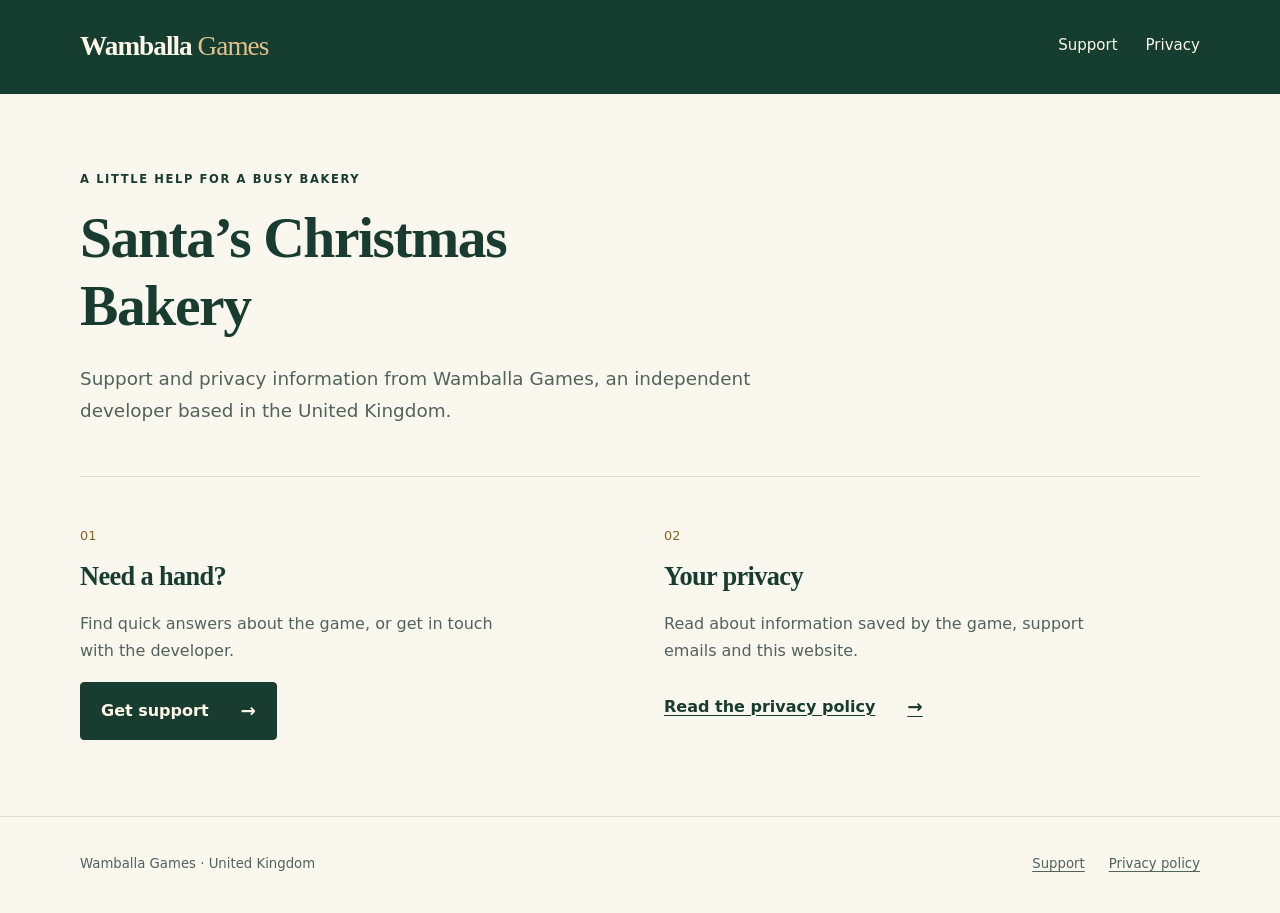
<file: index.html>
<!doctype html>
<html lang="en-GB">
<head>
<meta charset="utf-8">
<meta name="viewport" content="width=device-width, initial-scale=1">
<meta name="referrer" content="no-referrer">
<meta name="description" content="Support and privacy information for Santa&#x27;s Christmas Bakery from Wamballa Games.">
<link rel="icon" href="data:,">
<link rel="stylesheet" href="./styles.css">
<title>Santa&#x27;s Christmas Bakery — Help and privacy | Wamballa Games</title>
</head>
<body>
<a class="skip-link" href="#main">Skip to content</a>
<header class="site-header"><div class="wrap header-inner"><a class="wordmark" href="./index.html">Wamballa <span>Games</span></a><nav aria-label="Main navigation"><a href="./support/index.html">Support</a><a href="./privacy/index.html">Privacy</a></nav></div></header>
<main id="main" tabindex="-1" class="wrap"><section class="intro home-intro"><p class="eyebrow">A little help for a busy bakery</p><h1>Santa’s Christmas Bakery</h1><p class="lede">Support and privacy information from Wamballa Games, an independent developer based in the United Kingdom.</p></section>
<div class="home-links"><section class="home-panel"><p class="section-number" aria-hidden="true">01</p><h2>Need a hand?</h2><p>Find quick answers about the game, or get in touch with the developer.</p><a class="button" href="support/index.html">Get support <span aria-hidden="true">→</span></a></section><section class="home-panel"><p class="section-number" aria-hidden="true">02</p><h2>Your privacy</h2><p>Read about information saved by the game, support emails and this website.</p><a class="text-link" href="privacy/index.html">Read the privacy policy <span aria-hidden="true">→</span></a></section></div></main>
<footer class="site-footer"><div class="wrap footer-inner"><p>Wamballa Games <span aria-hidden="true">·</span> United Kingdom</p><nav aria-label="Footer navigation"><a href="./support/index.html">Support</a><a href="./privacy/index.html">Privacy policy</a></nav></div></footer>
</body>
</html>
</file>
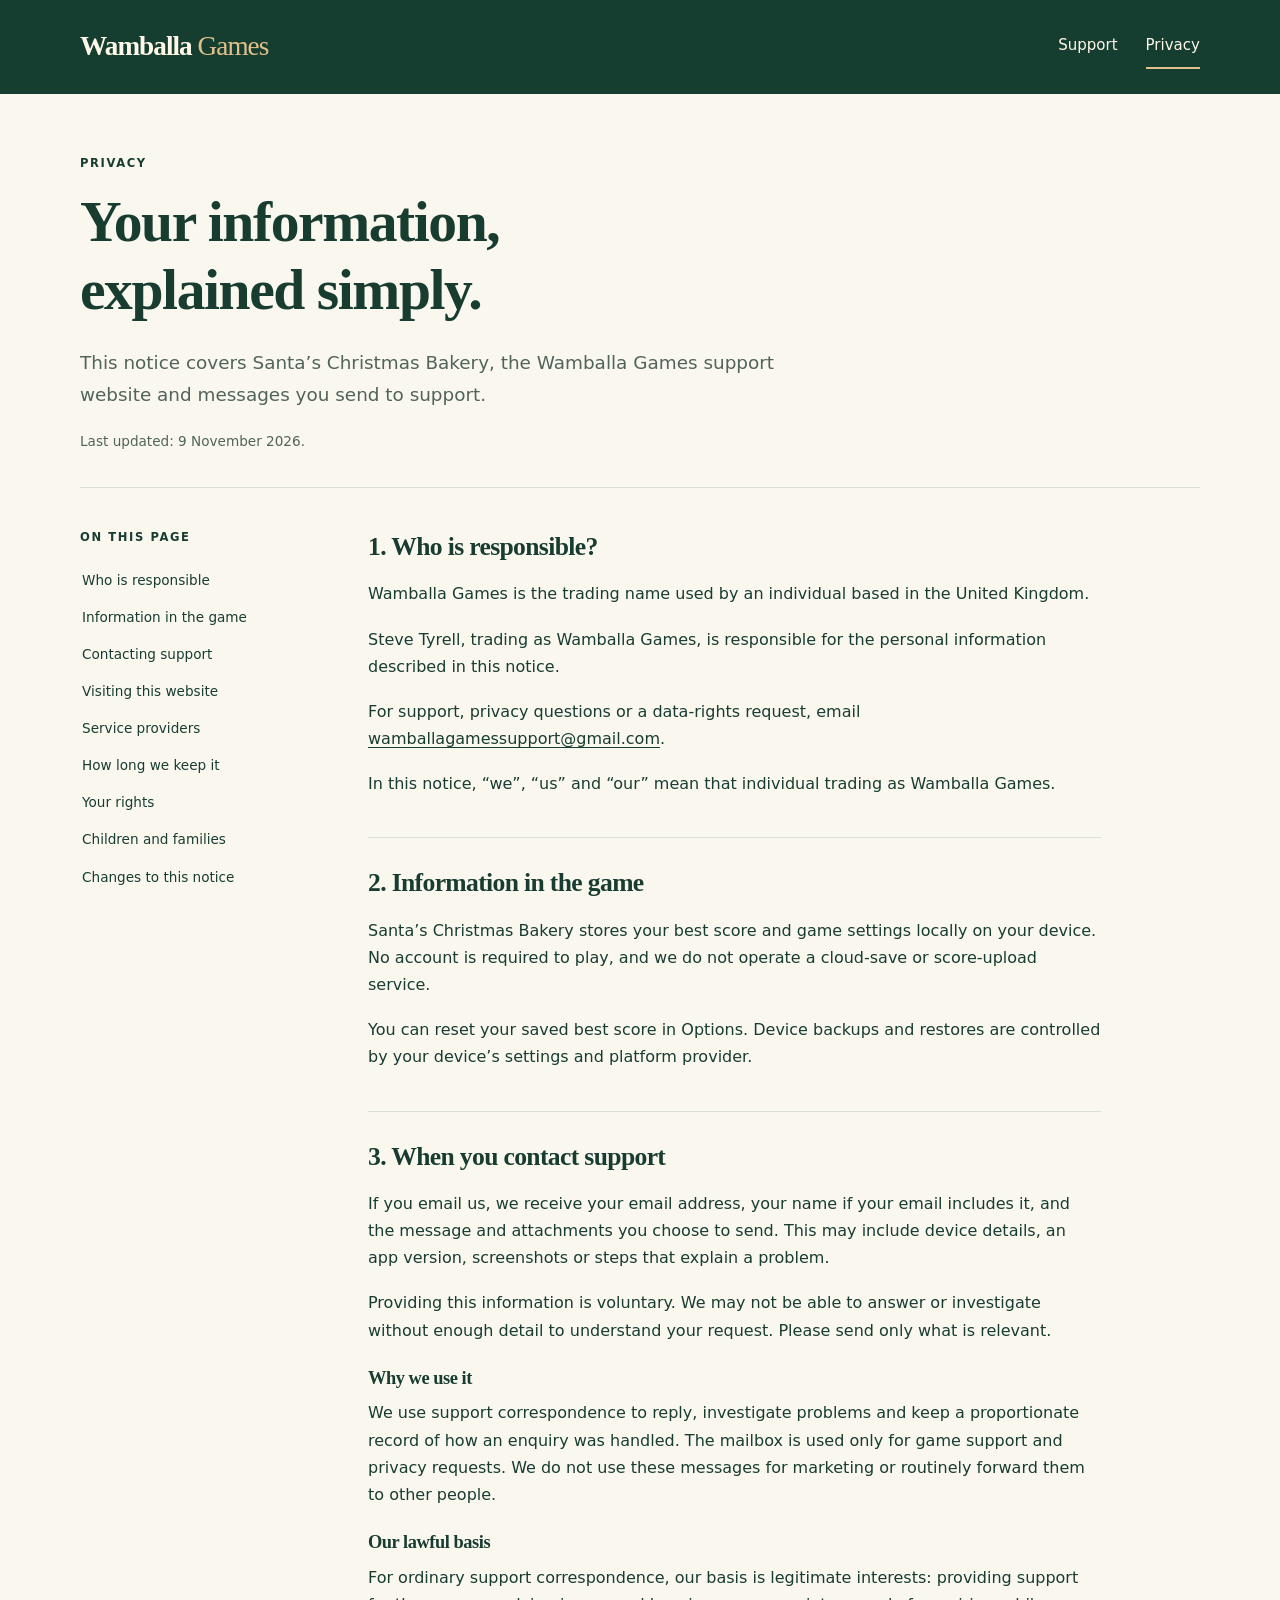
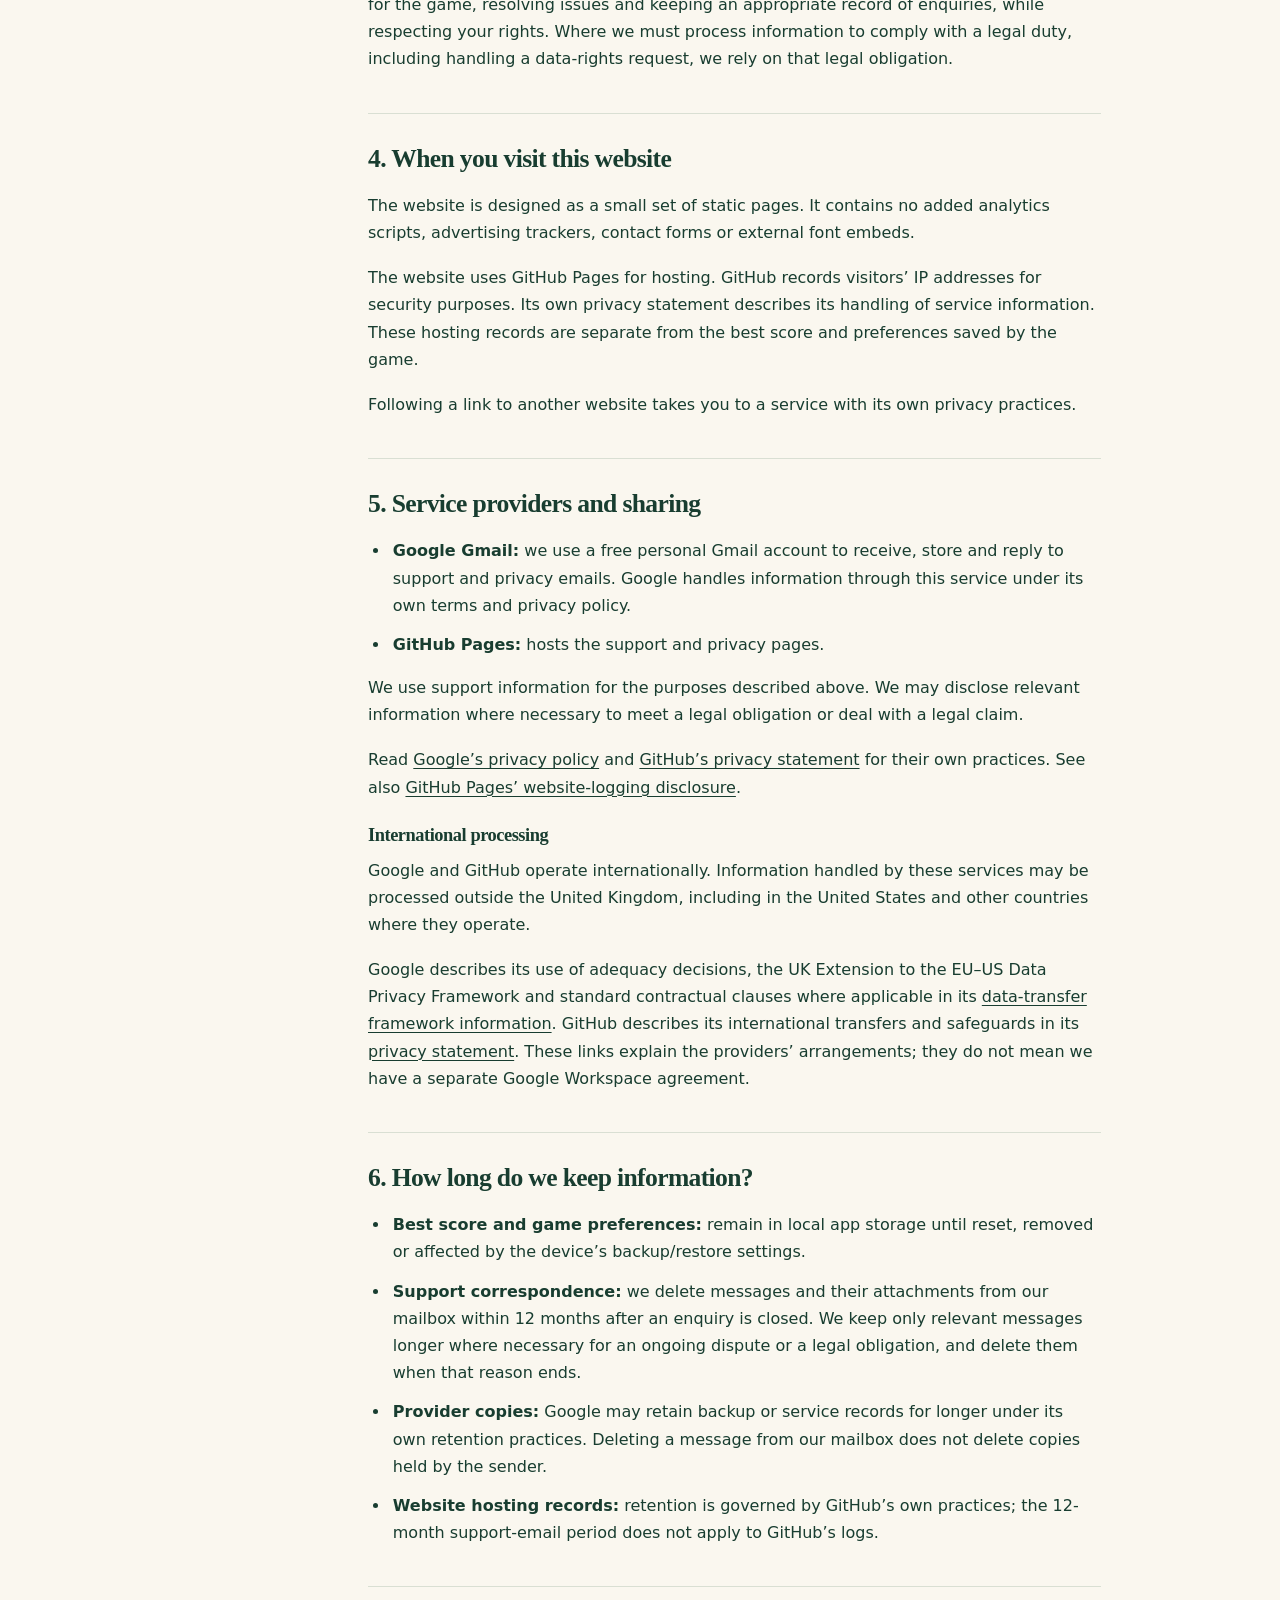
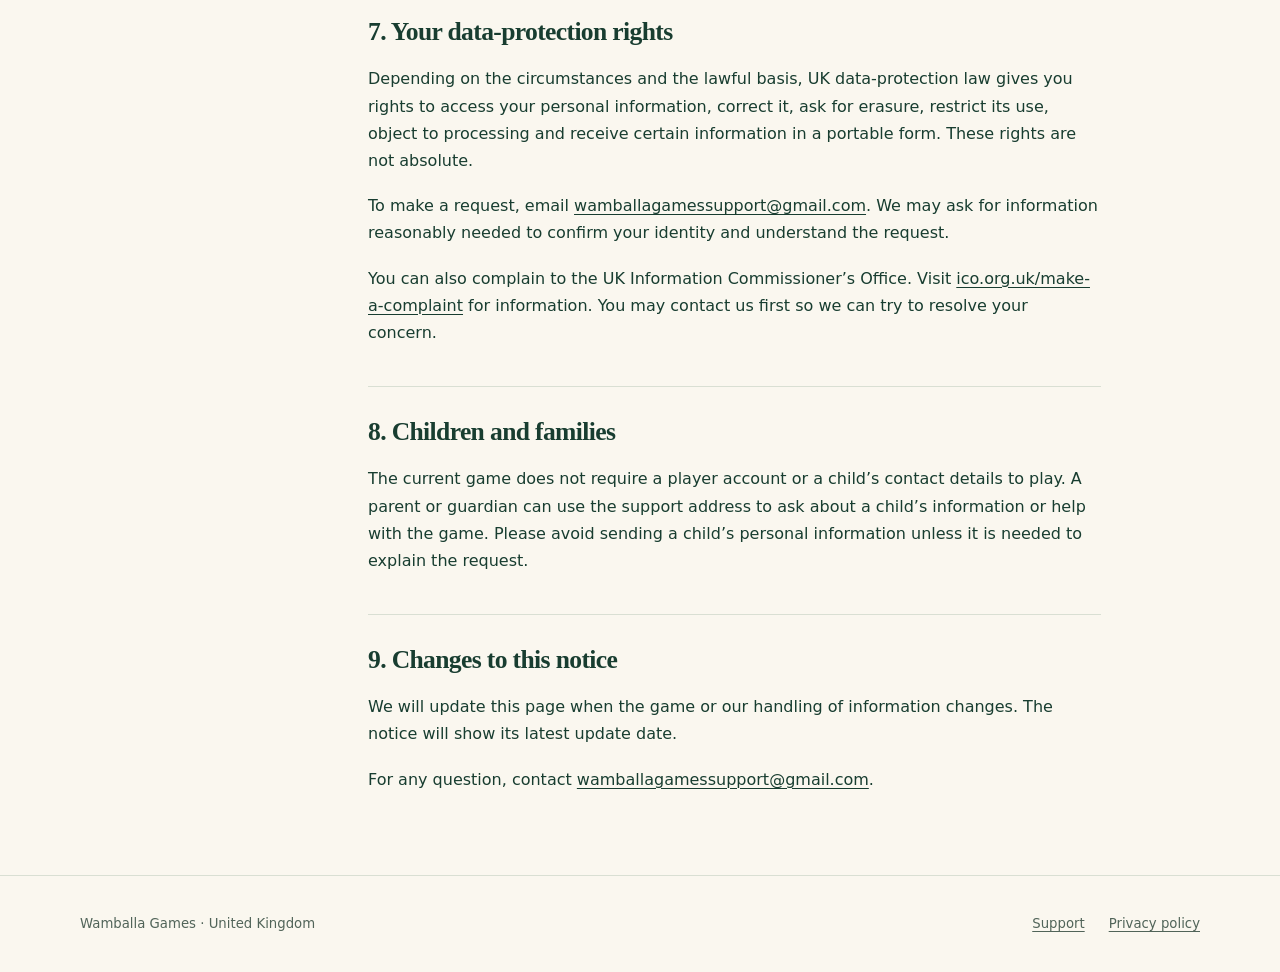
<file: privacy/index.html>
<!doctype html>
<html lang="en-GB">
<head>
<meta charset="utf-8">
<meta name="viewport" content="width=device-width, initial-scale=1">
<meta name="referrer" content="no-referrer">
<meta name="description" content="Information explaining game-local data, support correspondence and website hosting for Wamballa Games.">
<link rel="icon" href="data:,">
<link rel="stylesheet" href="../styles.css">
<title>Privacy policy — Santa&#x27;s Christmas Bakery | Wamballa Games</title>
</head>
<body>
<a class="skip-link" href="#main">Skip to content</a>
<header class="site-header"><div class="wrap header-inner"><a class="wordmark" href="../index.html">Wamballa <span>Games</span></a><nav aria-label="Main navigation"><a href="../support/index.html">Support</a><a href="./index.html" aria-current="page">Privacy</a></nav></div></header>
<main id="main" tabindex="-1" class="wrap"><section class="intro policy-intro"><p class="eyebrow">Privacy</p><h1>Your information,<br>explained simply.</h1><p class="lede">This notice covers Santa’s Christmas Bakery, the Wamballa Games support website and messages you send to support.</p><p class="small">Last updated: 9 November 2026.</p></section>
<div class="policy-layout"><aside class="contents"><nav aria-label="Privacy policy sections"><p class="eyebrow">On this page</p><ol><li><a href="#who">Who is responsible</a></li><li><a href="#game">Information in the game</a></li><li><a href="#support">Contacting support</a></li><li><a href="#website">Visiting this website</a></li><li><a href="#providers">Service providers</a></li><li><a href="#retention">How long we keep it</a></li><li><a href="#rights">Your rights</a></li><li><a href="#children">Children and families</a></li><li><a href="#changes">Changes to this notice</a></li></ol></nav></aside>
<article class="policy-body" aria-label="Privacy policy">
<section id="who"><h2>1. Who is responsible?</h2><p>Wamballa Games is the trading name used by an individual based in the United Kingdom.</p><p>Steve Tyrell, trading as Wamballa Games, is responsible for the personal information described in this notice.</p><p>For support, privacy questions or a data-rights request, email <a class="email-link" href="mailto:wamballagamessupport@gmail.com">wamballagamessupport@gmail.com</a>.</p><p>In this notice, “we”, “us” and “our” mean that individual trading as Wamballa Games.</p></section>
<section id="game"><h2>2. Information in the game</h2><p>Santa’s Christmas Bakery stores your best score and game settings locally on your device. No account is required to play, and we do not operate a cloud-save or score-upload service.</p><p>You can reset your saved best score in Options. Device backups and restores are controlled by your device’s settings and platform provider.</p></section>
<section id="support"><h2>3. When you contact support</h2><p>If you email us, we receive your email address, your name if your email includes it, and the message and attachments you choose to send. This may include device details, an app version, screenshots or steps that explain a problem.</p><p>Providing this information is voluntary. We may not be able to answer or investigate without enough detail to understand your request. Please send only what is relevant.</p><h3>Why we use it</h3><p>We use support correspondence to reply, investigate problems and keep a proportionate record of how an enquiry was handled. The mailbox is used only for game support and privacy requests. We do not use these messages for marketing or routinely forward them to other people.</p><h3>Our lawful basis</h3><p>For ordinary support correspondence, our basis is legitimate interests: providing support for the game, resolving issues and keeping an appropriate record of enquiries, while respecting your rights. Where we must process information to comply with a legal duty, including handling a data-rights request, we rely on that legal obligation.</p></section>
<section id="website"><h2>4. When you visit this website</h2><p>The website is designed as a small set of static pages. It contains no added analytics scripts, advertising trackers, contact forms or external font embeds.</p><p>The website uses GitHub Pages for hosting. GitHub records visitors’ IP addresses for security purposes. Its own privacy statement describes its handling of service information. These hosting records are separate from the best score and preferences saved by the game.</p><p>Following a link to another website takes you to a service with its own privacy practices.</p></section>
<section id="providers"><h2>5. Service providers and sharing</h2><ul><li><strong>Google Gmail:</strong> we use a free personal Gmail account to receive, store and reply to support and privacy emails. Google handles information through this service under its own terms and privacy policy.</li><li><strong>GitHub Pages:</strong> hosts the support and privacy pages.</li></ul><p>We use support information for the purposes described above. We may disclose relevant information where necessary to meet a legal obligation or deal with a legal claim.</p><p>Read <a href="https://policies.google.com/privacy">Google’s privacy policy</a> and <a href="https://docs.github.com/en/site-policy/privacy-policies/github-general-privacy-statement">GitHub’s privacy statement</a> for their own practices. See also <a href="https://docs.github.com/en/pages/getting-started-with-github-pages/what-is-github-pages#data-collection">GitHub Pages’ website-logging disclosure</a>.</p><h3>International processing</h3><p>Google and GitHub operate internationally. Information handled by these services may be processed outside the United Kingdom, including in the United States and other countries where they operate.</p><p>Google describes its use of adequacy decisions, the UK Extension to the EU–US Data Privacy Framework and standard contractual clauses where applicable in its <a href="https://policies.google.com/privacy/frameworks?hl=en">data-transfer framework information</a>. GitHub describes its international transfers and safeguards in its <a href="https://docs.github.com/en/site-policy/privacy-policies/github-general-privacy-statement#international-data-transfers">privacy statement</a>. These links explain the providers’ arrangements; they do not mean we have a separate Google Workspace agreement.</p></section>
<section id="retention"><h2>6. How long do we keep information?</h2><ul><li><strong>Best score and game preferences:</strong> remain in local app storage until reset, removed or affected by the device’s backup/restore settings.</li><li><strong>Support correspondence:</strong> we delete messages and their attachments from our mailbox within 12 months after an enquiry is closed. We keep only relevant messages longer where necessary for an ongoing dispute or a legal obligation, and delete them when that reason ends.</li><li><strong>Provider copies:</strong> Google may retain backup or service records for longer under its own retention practices. Deleting a message from our mailbox does not delete copies held by the sender.</li><li><strong>Website hosting records:</strong> retention is governed by GitHub’s own practices; the 12-month support-email period does not apply to GitHub’s logs.</li></ul></section>
<section id="rights"><h2>7. Your data-protection rights</h2><p>Depending on the circumstances and the lawful basis, UK data-protection law gives you rights to access your personal information, correct it, ask for erasure, restrict its use, object to processing and receive certain information in a portable form. These rights are not absolute.</p><p>To make a request, email <a class="email-link" href="mailto:wamballagamessupport@gmail.com">wamballagamessupport@gmail.com</a>. We may ask for information reasonably needed to confirm your identity and understand the request.</p><p>You can also complain to the UK Information Commissioner’s Office. Visit <a href="https://ico.org.uk/make-a-complaint/">ico.org.uk/make-a-complaint</a> for information. You may contact us first so we can try to resolve your concern.</p></section>
<section id="children"><h2>8. Children and families</h2><p>The current game does not require a player account or a child’s contact details to play. A parent or guardian can use the support address to ask about a child’s information or help with the game. Please avoid sending a child’s personal information unless it is needed to explain the request.</p></section>
<section id="changes"><h2>9. Changes to this notice</h2><p>We will update this page when the game or our handling of information changes. The notice will show its latest update date.</p><p>For any question, contact <a class="email-link" href="mailto:wamballagamessupport@gmail.com">wamballagamessupport@gmail.com</a>.</p></section>
</article></div></main>
<footer class="site-footer"><div class="wrap footer-inner"><p>Wamballa Games <span aria-hidden="true">·</span> United Kingdom</p><nav aria-label="Footer navigation"><a href="../support/index.html">Support</a><a href="./index.html">Privacy policy</a></nav></div></footer>
</body>
</html>
</file>
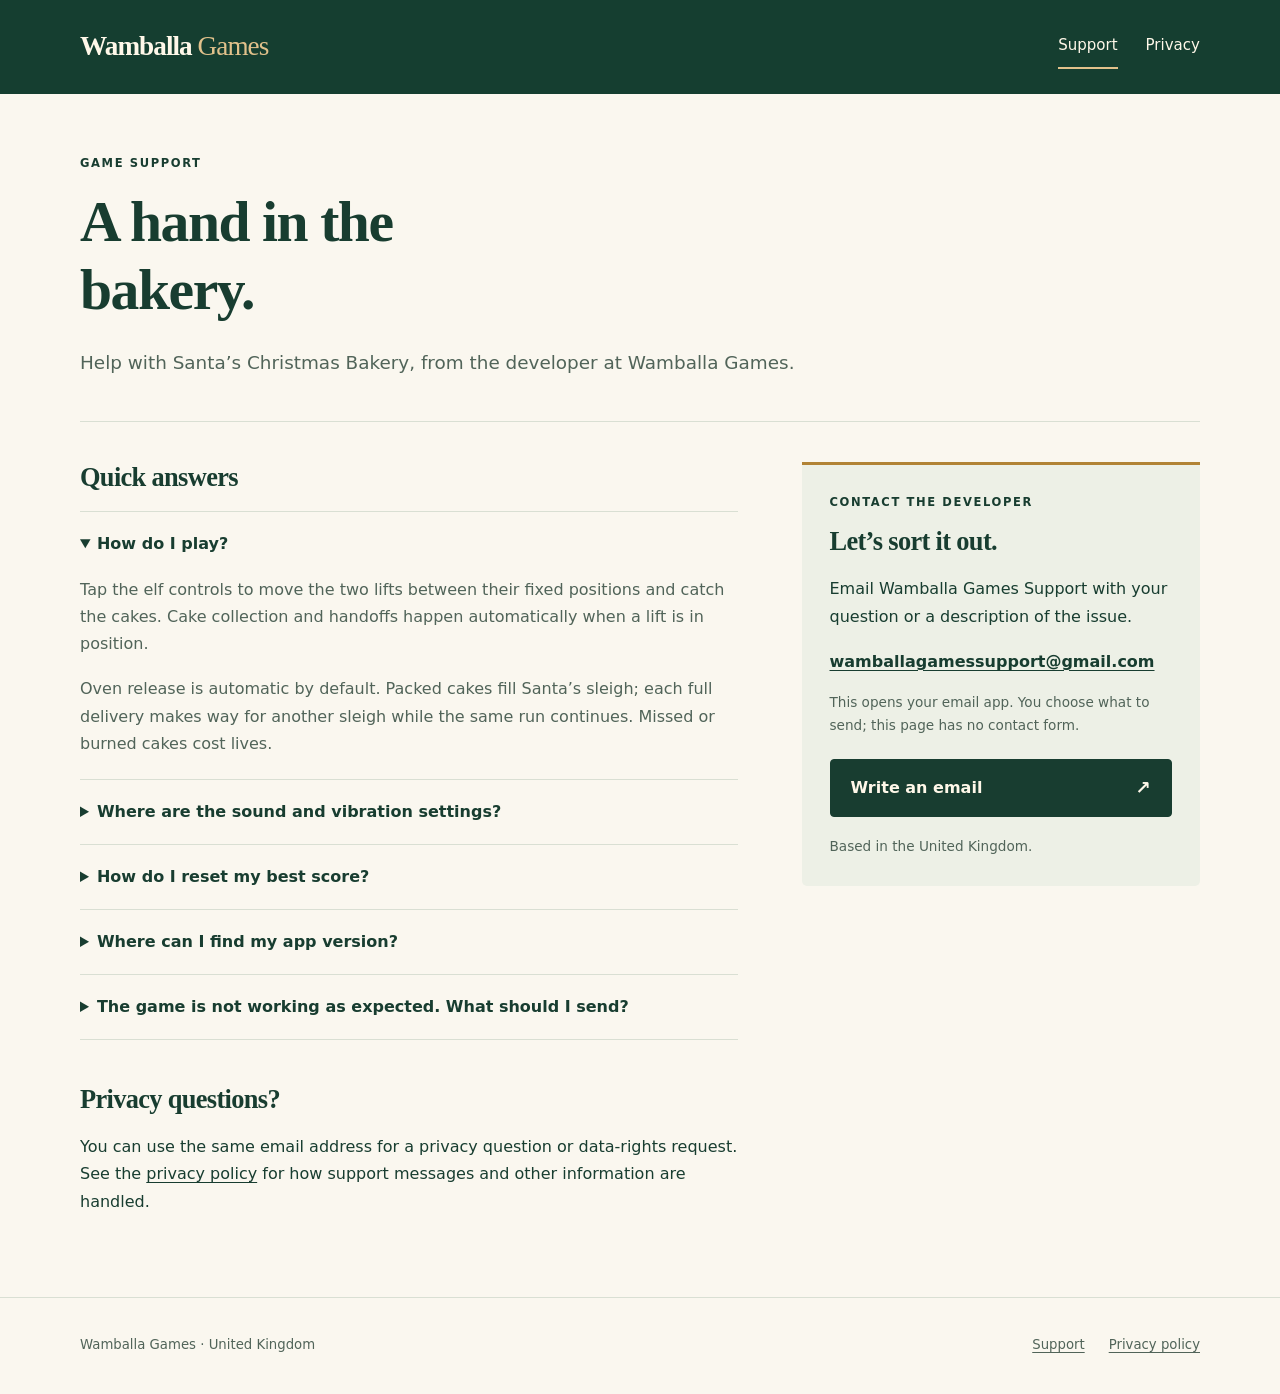
<file: support/index.html>
<!doctype html>
<html lang="en-GB">
<head>
<meta charset="utf-8">
<meta name="viewport" content="width=device-width, initial-scale=1">
<meta name="referrer" content="no-referrer">
<meta name="description" content="Get help with Santa&#x27;s Christmas Bakery or contact Wamballa Games Support.">
<link rel="icon" href="data:,">
<link rel="stylesheet" href="../styles.css">
<title>Support — Santa&#x27;s Christmas Bakery | Wamballa Games</title>
</head>
<body>
<a class="skip-link" href="#main">Skip to content</a>
<header class="site-header"><div class="wrap header-inner"><a class="wordmark" href="../index.html">Wamballa <span>Games</span></a><nav aria-label="Main navigation"><a href="./index.html" aria-current="page">Support</a><a href="../privacy/index.html">Privacy</a></nav></div></header>
<main id="main" tabindex="-1" class="wrap"><section class="intro"><p class="eyebrow">Game support</p><h1>A hand in the bakery.</h1><p class="lede">Help with Santa’s Christmas Bakery, from the developer at Wamballa Games.</p></section>
<div class="support-layout"><aside class="contact-card" aria-labelledby="contact-title"><p class="eyebrow">Contact the developer</p><h2 id="contact-title">Let’s sort it out.</h2><p>Email Wamballa Games Support with your question or a description of the issue.</p><a class="email-link" href="mailto:wamballagamessupport@gmail.com?subject=Santa%27s%20Christmas%20Bakery%20support">wamballagamessupport@gmail.com</a><p class="small">This opens your email app. You choose what to send; this page has no contact form.</p><a class="button" href="mailto:wamballagamessupport@gmail.com?subject=Santa%27s%20Christmas%20Bakery%20support">Write an email <span aria-hidden="true">↗</span></a><p class="small">Based in the United Kingdom.</p></aside><div class="support-main"><section aria-labelledby="answers-title"><h2 id="answers-title">Quick answers</h2>
<details open><summary>How do I play?</summary><div class="answer"><p>Tap the elf controls to move the two lifts between their fixed positions and catch the cakes. Cake collection and handoffs happen automatically when a lift is in position.</p><p>Oven release is automatic by default. Packed cakes fill Santa’s sleigh; each full delivery makes way for another sleigh while the same run continues. Missed or burned cakes cost lives.</p></div></details>
<details><summary>Where are the sound and vibration settings?</summary><div class="answer"><p>Open Options to turn Music, Sound Effects or Vibration on or off. If you still cannot hear the game, check your device’s volume. Vibration also depends on your device’s support and settings.</p></div></details>
<details><summary>How do I reset my best score?</summary><div class="answer"><p>Open Options, choose Reset High Score and confirm the reset. This resets the saved best score on that device.</p></div></details>
<details><summary>Where can I find my app version?</summary><div class="answer"><p>Open Options and look for the small version number near the bottom-right of the screen. Please include both the version and build number when contacting support.</p></div></details>
<details><summary>The game is not working as expected. What should I send?</summary><div class="answer"><p>Please describe what happened, what you expected and any steps that reproduce the issue. Your device model, iOS or iPadOS version, and game version/build can help.</p><p>A screenshot is optional. Remove personal information from it before sending, and leave passwords, payment details and security codes out of your message.</p></div></details>
</section><section class="quiet-section"><h2>Privacy questions?</h2><p>You can use the same email address for a privacy question or data-rights request. See the <a href="../privacy/index.html">privacy policy</a> for how support messages and other information are handled.</p></section></div>
</div></main>
<footer class="site-footer"><div class="wrap footer-inner"><p>Wamballa Games <span aria-hidden="true">·</span> United Kingdom</p><nav aria-label="Footer navigation"><a href="./index.html">Support</a><a href="../privacy/index.html">Privacy policy</a></nav></div></footer>
</body>
</html>
</file>
<file: styles.css>
@charset "UTF-8";
:root { color-scheme: light; --paper:#faf7ef; --ink:#183d30; --muted:#516459; --line:#d9dfd3; --gold:#b18335; --review:#7a3229; --review-bg:#fff0e8; }
* { box-sizing:border-box; }
html { scroll-padding-top:2rem; }
body { margin:0; background:var(--paper); color:var(--ink); font-family:system-ui,-apple-system,BlinkMacSystemFont,"Segoe UI",sans-serif; font-size:1rem; line-height:1.7; }
a { color:inherit; text-decoration-thickness:.075em; text-underline-offset:.2em; }
a:hover { text-decoration-thickness:.14em; }
a:focus-visible,summary:focus-visible { outline:3px solid #80591c; outline-offset:5px; border-radius:2px; }
.wrap { width:min(1120px,calc(100% - 64px)); margin-inline:auto; }
.skip-link { position:absolute; left:16px; top:-100px; background:white; padding:12px; z-index:5; }
.skip-link:focus { top:10px; }
.draft-bar { background:var(--review-bg); color:var(--review); font-size:.8rem; border-bottom:1px solid #e6c6b9; }
.draft-bar .wrap { display:flex; gap:1rem; justify-content:space-between; padding-block:8px; }
.site-header { background:#153e30; color:#fff8e9; }
.header-inner { min-height:94px; display:flex; justify-content:space-between; align-items:center; gap:24px; }
.wordmark { font-family:Georgia,"Times New Roman",serif; font-size:1.7rem; font-weight:bold; line-height:1.1; text-decoration:none; letter-spacing:-.035em; }
.wordmark span { font-weight:normal; color:#e1c18b; }
.site-header nav { display:flex; gap:28px; }
.site-header nav a { display:inline-flex; align-items:center; min-height:44px; font-size:.94rem; text-decoration:none; border-bottom:2px solid transparent; }
.site-header nav a[aria-current="page"] { border-color:#e1c18b; }
.site-header a:focus-visible { outline-color:#f0d29a; }
.intro { padding-block:60px 42px; border-bottom:1px solid var(--line); margin-bottom:40px; }
.eyebrow { margin:0 0 14px; font-size:.72rem; font-weight:750; text-transform:uppercase; letter-spacing:.14em; }
h1,h2,h3 { font-family:Georgia,"Times New Roman",serif; line-height:1.18; letter-spacing:-.025em; }
h1 { font-size:clamp(2.45rem,4.5vw,4.3rem); max-width:17ch; margin:0 0 24px; }
h2 { font-size:1.65rem; margin:0 0 18px; }
h3 { font-size:1.15rem; margin:24px 0 10px; }
p { margin:0 0 18px; }
.lede { font-size:1.15rem; max-width:65ch; color:var(--muted); margin-bottom:0; }
.small { font-size:.85rem; color:var(--muted); }
.intro .small { margin-top:20px; margin-bottom:0; }
.home-intro { padding-block:76px 50px; }
.home-links { display:grid; grid-template-columns:1fr 1fr; margin-block:0 76px; gap:48px; }
.home-panel { padding-top:8px; }
.home-panel p:not(.section-number) { max-width:44ch; color:var(--muted); }
.section-number { color:#846227; font-size:.8rem; margin-bottom:14px; }
.button { display:inline-flex; align-items:center; justify-content:space-between; gap:32px; min-height:48px; padding:12px 20px; background:var(--ink); color:#fff8e9; border:1px solid var(--ink); text-decoration:none; font-weight:650; border-radius:4px; }
.button:hover { background:#285642; }
.button span,.text-link span { font-size:1.15em; }
.text-link { display:inline-flex; gap:32px; align-items:center; min-height:48px; font-weight:650; }
.support-layout { display:grid; grid-template-columns:minmax(0,1.65fr) minmax(0,1fr); gap:64px; align-items:start; padding-bottom:64px; }
.support-main { min-width:0; grid-column:1; grid-row:1; }
details { border-top:1px solid var(--line); }
details:last-of-type { border-bottom:1px solid var(--line); }
summary { cursor:pointer; padding:20px 0; font-weight:650; line-height:1.5; }
.answer { padding:0 0 4px; color:var(--muted); }
.contact-card { grid-column:2; grid-row:1; background:#edf0e6; border-top:3px solid var(--gold); padding:28px; border-radius:0 0 5px 5px; }
.contact-card .button { width:100%; margin:4px 0 18px; }
.email-link { overflow-wrap:anywhere; }
.contact-card .email-link { display:inline-block; margin-bottom:16px; font-weight:650; }
.contact-card .small:last-child { margin:0; }
.quiet-section { margin-top:44px; }
.policy-intro { padding-bottom:34px; }
.policy-layout { display:grid; grid-template-columns:220px minmax(0,1fr); gap:68px; align-items:start; padding-bottom:64px; }
.contents { position:sticky; top:28px; }
.contents ol { padding:0; margin:0; list-style:none; font-size:.85rem; }
.contents li { margin:0; }
.contents a { display:block; padding:7px 0; text-decoration:none; }
.contents a:hover { text-decoration:underline; }
.policy-body { max-width:72ch; min-width:0; }
.policy-body section { margin-bottom:40px; padding-top:4px; scroll-margin-top:20px; }
.policy-body section + section { border-top:1px solid var(--line); padding-top:30px; }
.policy-body section:last-child { margin-bottom:0; }
.policy-body h2 { font-size:1.6rem; }
ul { padding-left:1.4em; }
li { padding-left:.15em; margin-bottom:12px; }
.review-note { background:var(--review-bg); border-left:3px solid #a85643; color:#65392e; padding:16px 18px; font-size:.88rem; line-height:1.65; }
.review-note p { margin:10px 0 0; }
.site-footer { border-top:1px solid var(--line); padding-block:26px; color:var(--muted); font-size:.83rem; }
.footer-inner { display:flex; gap:24px; justify-content:space-between; align-items:center; }
.footer-inner p { margin:0; }
.site-footer nav { display:flex; gap:24px; }
.site-footer nav a { display:inline-flex; align-items:center; min-height:44px; }
@media (max-width:850px) {
 .support-layout { gap:32px; grid-template-columns:1fr; }
 .contact-card { grid-column:1; grid-row:auto; padding:24px; }
 .support-main { grid-column:1; grid-row:auto; }
 .policy-layout { grid-template-columns:1fr; gap:30px; }
 .contents { position:static; padding-bottom:24px; border-bottom:1px solid var(--line); }
 .contents ol { display:grid; grid-template-columns:1fr 1fr; column-gap:24px; }
 .contents a { padding-block:9px; }
}
@media (max-width:640px) {
 .wrap { width:calc(100% - 36px); }
 .draft-bar .wrap { display:block; padding-block:8px; }
 .draft-bar strong { display:block; }
 .draft-bar span { display:block; font-size:.75rem; }
 .header-inner { min-height:86px; gap:14px; }
 .wordmark { font-size:1.3rem; max-width:7em; }
 .site-header nav { gap:18px; }
 .site-header nav a { font-size:.88rem; }
 .intro,.home-intro { padding-block:38px 30px; margin-bottom:30px; }
 h1 { font-size:2.6rem; }
 .lede { font-size:1.03rem; }
 .home-links { grid-template-columns:1fr; gap:32px; margin-bottom:46px; }
 .home-panel + .home-panel { border-top:1px solid var(--line); padding-top:28px; }
 .support-layout { grid-template-columns:1fr; gap:36px; padding-bottom:42px; }
 .contact-card { grid-column:1; grid-row:auto; padding:22px; }
 .support-main { grid-column:1; grid-row:auto; }
 .policy-layout { gap:26px; padding-bottom:42px; }
 .contents ol { grid-template-columns:1fr; }
 .contents a { min-height:44px; display:flex; align-items:center; }
 .footer-inner { display:block; }
 .footer-inner p { margin-bottom:14px; }
 .policy-body h2 { font-size:1.45rem; }
 .policy-body { font-size:.98rem; }
}
@media (prefers-reduced-motion:reduce) { html { scroll-behavior:auto; } }
@media print {
 body { background:white; color:black; font-size:11pt; }
 .wrap { width:100%; }
 .site-header,.site-footer,.contents,.skip-link { display:none; }
 .draft-bar { color:black; background:white; }
 .policy-layout,.support-layout { display:block; }
 .intro { padding-top:20px; }
 .contact-card { margin-bottom:24px; }
 .review-note { break-inside:avoid; }
}
</file>
